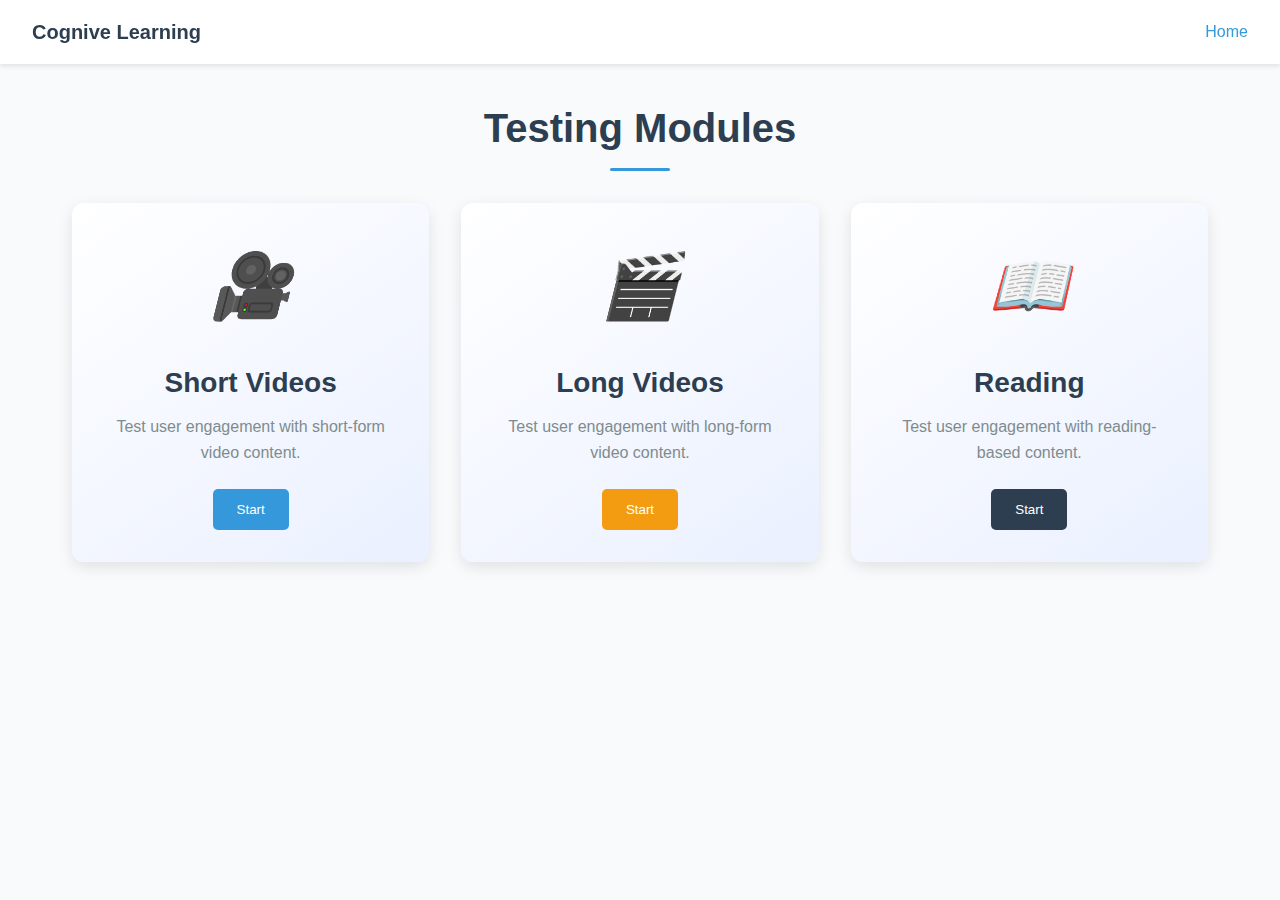
<file: index.html>
<!DOCTYPE html>
<html lang="en">
<head>
  <meta charset="UTF-8">
  <meta name="viewport" content="width=device-width, initial-scale=1.0">
  <title>Testing Modules - Cognive Learning</title>
  <style>
    /* Global Styles */
    * {
      margin: 0;
      padding: 0;
      box-sizing: border-box;
    }

    body {
      font-family: 'Poppins', sans-serif;
      background: #f9fafb;
      color: #333;
      line-height: 1.6;
      min-height: 100vh;
    }

    /* Navigation Bar */
    .navbar {
      display: flex;
      justify-content: space-between;
      align-items: center;
      background: white;
      box-shadow: 0 2px 5px rgba(0,0,0,0.1);
      padding: 1rem 2rem;
      position: fixed;
      width: 100%;
      z-index: 999;
    }

    .logo {
      font-weight: 700;
      font-size: 1.25rem;
      color: #2c3e50;
    }

    .nav-links a {
      color: #3498db;
      text-decoration: none;
      margin-left: 1.5rem;
      font-weight: 500;
    }

    /* Page Container */
    .page-container {
      padding: 6rem 2rem 2rem;
      max-width: 1200px;
      margin: 0 auto;
    }

    /* Centered Title */
    .page-title {
      text-align: center;
      width: 100%;
      margin-bottom: 2rem;
      font-size: 2.5rem;
      color: #2c3e50;
      position: relative;
      z-index: 1;
    }

    .page-title::after {
      content: '';
      display: block;
      width: 60px;
      height: 3px;
      background: #3498db;
      margin: 0.5rem auto 2rem;
      border-radius: 2px;
    }

    /* Module Cards */
    .module-grid {
      display: grid;
      grid-template-columns: repeat(auto-fit, minmax(300px, 1fr));
      gap: 2rem;
    }

    .module-card {
      background: linear-gradient(145deg, #ffffff, #eaf0ff);
      border-radius: 12px;
      overflow: hidden;
      box-shadow: 0 5px 15px rgba(0,0,0,0.1);
      padding: 2rem;
      text-align: center;
      transition: transform 0.3s ease;
    }

    .module-card:hover {
      transform: translateY(-5px);
      box-shadow: 0 10px 20px rgba(0,0,0,0.15);
    }

    .icon-container {
      margin-bottom: 1.5rem;
    }

    .video-icon {
      font-size: 4rem;
      color: #3498db;
    }

    .reading-icon {
      font-size: 4rem;
      color: #2c3e50;
    }

    .module-title {
      font-size: 1.75rem;
      margin-bottom: 0.5rem;
      color: #2c3e50;
    }

    .module-description {
      color: #7f8c8d;
      margin-bottom: 1.5rem;
    }

    .start-btn {
      padding: 0.8rem 1.5rem;
      border: none;
      border-radius: 5px;
      cursor: pointer;
      transition: background 0.3s ease;
      font-weight: 500;
    }

    .green-btn {
      background: #3498db;
      color: white;
    }

    .orange-btn {
      background: #f39c12;
      color: white;
    }

    .blue-btn {
      background: #2c3e50;
      color: white;
    }

    /* Responsive Design */
    @media (max-width: 768px) {
      .module-grid {
        grid-template-columns: 1fr;
      }
    }
  </style>
</head>
<body>
  <!-- Navigation Bar -->
  <nav class="navbar">
    <div class="logo">Cognive Learning</div>
    <div class="nav-links">
      <a href="index.html" class="home-button">Home</a>
    </div>
  </nav>

  <!-- Testing Modules Page -->
  <div id="testing-modules" class="page active">
    <div class="page-container">
      <h1 class="page-title">Testing Modules</h1>

      <!-- Module Grid -->
      <div class="module-grid">
        <!-- Short Video Module -->
        <div class="module-card">
          <div class="icon-container">
            <i class="video-icon">🎥</i>
          </div>
          <h2 class="module-title">Short Videos</h2>
          <p class="module-description">Test user engagement with short-form video content.</p>
          <button class="start-btn green-btn" onclick="location.href='short.html'">Start</button>
        </div>

        <!-- Long Video Module -->
        <div class="module-card">
          <div class="icon-container">
            <i class="video-icon">🎬</i>
          </div>
          <h2 class="module-title">Long Videos</h2>
          <p class="module-description">Test user engagement with long-form video content.</p>
          <button class="start-btn orange-btn" onclick="location.href='lecture.html'">Start</button>
        </div>

        <!-- Reading Module -->
        <div class="module-card">
          <div class="icon-container">
            <i class="reading-icon">📖</i>
          </div>
          <h2 class="module-title">Reading</h2>
          <p class="module-description">Test user engagement with reading-based content.</p>
          <button class="start-btn blue-btn" onclick="location.href='article.html'">Start</button>
        </div>
      </div>
    </div>
  </div>
</body>
</html>
</file>
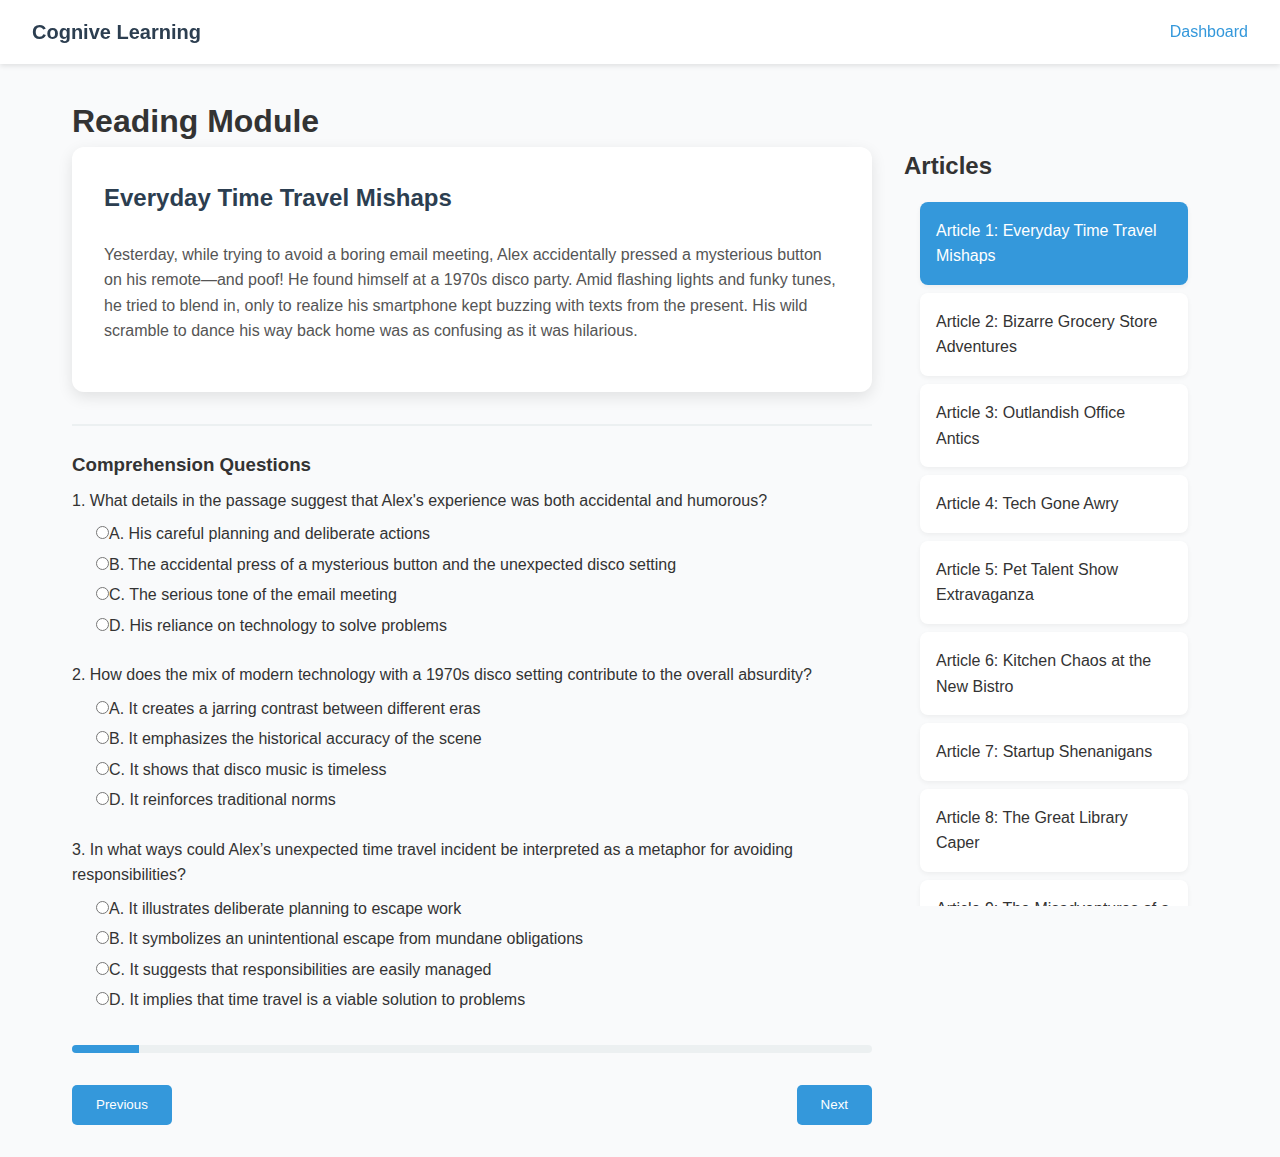
<file: article.html>
<!DOCTYPE html>
<html lang="en">
<head>
  <meta charset="UTF-8">
  <meta name="viewport" content="width=device-width, initial-scale=1.0">
  <title>Reading Module - Cognive Learning</title>
  <style>
    /* Global Styles */
    * {
      margin: 0;
      padding: 0;
      box-sizing: border-box;
    }

    body {
      font-family: 'Poppins', sans-serif;
      background: #f9fafb;
      color: #333;
      line-height: 1.6;
      min-height: 100vh;
    }

    /* Navigation Bar */
    .navbar {
      display: flex;
      justify-content: space-between;
      align-items: center;
      background: white;
      box-shadow: 0 2px 5px rgba(0,0,0,0.1);
      padding: 1rem 2rem;
      position: fixed;
      width: 100%;
      z-index: 999;
    }

    .logo {
      font-weight: 700;
      font-size: 1.25rem;
      color: #2c3e50;
    }

    .nav-links a {
      color: #3498db;
      text-decoration: none;
      margin-left: 1.5rem;
      font-weight: 500;
    }

    /* Page Container */
    .page-container {
      padding: 6rem 2rem 2rem;
      max-width: 1200px;
      margin: 0 auto;
    }

    /* Article Viewer */
    .article-viewer {
      display: flex;
      gap: 2rem;
      align-items: flex-start;
    }

    .article-sidebar {
      flex: 1;
      max-width: 300px;
    }

    .article-content {
      flex: 3;
      max-width: 800px;
    }

    .article-list {
      list-style: none;
      max-height: 80vh;
      overflow-y: auto;
      padding: 1rem;
    }

    .article-item {
      padding: 1rem;
      background: white;
      border-radius: 8px;
      margin-bottom: 0.5rem;
      cursor: pointer;
      transition: all 0.3s ease;
      box-shadow: 0 2px 5px rgba(0,0,0,0.05);
    }

    .article-item:hover {
      transform: translateY(-3px);
      box-shadow: 0 5px 15px rgba(0,0,0,0.1);
    }

    .article-item.active {
      background: #3498db;
      color: white;
    }

    /* Article Content */
    .article {
      background: white;
      border-radius: 12px;
      padding: 2rem;
      box-shadow: 0 5px 15px rgba(0,0,0,0.1);
      max-height: 80vh;
      overflow-y: auto;
    }

    .article h2 {
      color: #2c3e50;
      margin-bottom: 1.5rem;
    }

    .article p {
      margin-bottom: 1rem;
      font-size: 1rem;
      color: #555;
    }

    /* Questions Styles */
    .questions-section {
      margin-top: 2rem;
      padding-top: 1.5rem;
      border-top: 2px solid #ecf0f1;
    }

    .question {
      margin-bottom: 1.5rem;
    }

    .question p {
      margin: 0.5rem 0;
    }

    .question ul {
      list-style-type: none;
      margin-left: 1.5rem;
      margin-bottom: 0.5rem;
    }

    .question ul li {
      margin-bottom: 0.3rem;
    }

    /* Progress Bar */
    .progress-bar {
      height: 8px;
      background: #ecf0f1;
      border-radius: 4px;
      margin: 2rem 0;
      overflow: hidden;
    }

    .progress-fill {
      height: 100%;
      width: 0%;
      background: #3498db;
      transition: width 0.3s ease;
    }

    /* Control Buttons */
    .control-buttons {
      display: flex;
      justify-content: space-between;
      margin-top: 2rem;
    }

    .nav-button {
      background: #3498db;
      color: white;
      border: none;
      padding: 0.8rem 1.5rem;
      border-radius: 5px;
      cursor: pointer;
      transition: background 0.3s ease;
    }

    .nav-button:hover {
      background: #2980b9;
    }

    /* Responsive Design */
    @media (max-width: 1024px) {
      .article-viewer {
        flex-direction: column;
      }
      
      .article-sidebar {
        max-width: 100%;
        order: 2;
      }
      
      .article-content {
        max-width: 100%;
        order: 1;
      }
    }
  </style>
</head>
<body>
  <!-- Navigation Bar -->
  <nav class="navbar">
    <div class="logo">Cognive Learning</div>
    <div class="nav-links">
      <a href="test-page.html" class="dashboard-button">Dashboard</a>
    </div>
  </nav>

  <!-- Reading Module Page -->
  <div id="reading" class="page active">
    <div class="page-container">
      <h1 class="page-title">Reading Module</h1>
      
      <div class="article-viewer">
        <!-- Article Content -->
        <section class="article-content">
          <div class="article">
            <h2 id="article-title">Sample Article</h2>
            <p id="article-text">This is a sample article. Content will load dynamically here...</p>
          </div>
          
          <!-- Questions Section -->
          <div class="questions-section">
            <h3>Comprehension Questions</h3>
            <div id="questions-container"></div>
          </div>

          <!-- Progress Bar -->
          <div class="progress-bar">
            <div class="progress-fill"></div>
          </div>
          
          <!-- Navigation Buttons -->
          <div class="control-buttons">
            <button class="nav-button" id="prev-article">Previous</button>
            <button class="nav-button" id="next-article">Next</button>
          </div>
        </section>

        <!-- Article List Sidebar -->
        <section class="article-sidebar">
          <h2>Articles</h2>
          <ul class="article-list">
            <!-- Article items will be generated here -->
          </ul>
        </section>
      </div>
    </div>
  </div>

  <script>
    document.addEventListener('DOMContentLoaded', () => {
      const articles = [
        // Short Articles
        {
          id: 1,
          title: "Everyday Time Travel Mishaps",
          text: "Yesterday, while trying to avoid a boring email meeting, Alex accidentally pressed a mysterious button on his remote—and poof! He found himself at a 1970s disco party. Amid flashing lights and funky tunes, he tried to blend in, only to realize his smartphone kept buzzing with texts from the present. His wild scramble to dance his way back home was as confusing as it was hilarious.",
          questions: [
            {
              question: "What details in the passage suggest that Alex's experience was both accidental and humorous?",
              options: [
                "A. His careful planning and deliberate actions",
                "B. The accidental press of a mysterious button and the unexpected disco setting",
                "C. The serious tone of the email meeting",
                "D. His reliance on technology to solve problems"
              ],
              answer: "B"
            },
            {
              question: "How does the mix of modern technology with a 1970s disco setting contribute to the overall absurdity?",
              options: [
                "A. It creates a jarring contrast between different eras",
                "B. It emphasizes the historical accuracy of the scene",
                "C. It shows that disco music is timeless",
                "D. It reinforces traditional norms"
              ],
              answer: "A"
            },
            {
              question: "In what ways could Alex’s unexpected time travel incident be interpreted as a metaphor for avoiding responsibilities?",
              options: [
                "A. It illustrates deliberate planning to escape work",
                "B. It symbolizes an unintentional escape from mundane obligations",
                "C. It suggests that responsibilities are easily managed",
                "D. It implies that time travel is a viable solution to problems"
              ],
              answer: "B"
            }
          ]
        },
        {
          id: 2,
          title: "Bizarre Grocery Store Adventures",
          text: "At the local grocery store, Mia discovered the aisles were far from ordinary. A cheeky tomato began arguing with a loaf of bread about which was fresher, while a pair of bananas staged a slippery escape near the checkout. Amid the chatter and chaos, Mia couldn’t help but chuckle at a day where even the produce had a personality.",
          questions: [
            {
              question: "What elements in the passage create a humorous and surreal atmosphere in the grocery store?",
              options: [
                "A. The natural order of grocery shopping",
                "B. The absurd behavior of the produce, such as a talking tomato and escaping bananas",
                "C. The serious discussions about freshness",
                "D. The detailed layout of the store"
              ],
              answer: "B"
            },
            {
              question: "How does the personification of the produce enhance the reader’s engagement with the text?",
              options: [
                "A. By making the items seem lifeless",
                "B. By giving everyday objects unique personalities that add liveliness",
                "C. By distracting from the main storyline",
                "D. By emphasizing the normalcy of shopping"
              ],
              answer: "B"
            },
            {
              question: "What might the passage suggest about our perception of everyday experiences when viewed through a humorous lens?",
              options: [
                "A. That everyday experiences remain dull",
                "B. That humor transforms ordinary moments into memorable adventures",
                "C. That humor is inappropriate in daily routines",
                "D. That serious interpretations are always preferred"
              ],
              answer: "B"
            }
          ]
        },
        {
          id: 3,
          title: "Outlandish Office Antics",
          text: "During a routine Monday morning meeting, the office printer mysteriously started spitting out paper confetti instead of reports. As employees danced around collecting the colorful scraps, their usually stern boss emerged laughing from the conference room. It was a day of unexpected celebration, where even the most mundane memos transformed into a riot of office cheer.",
          questions: [
            {
              question: "How does the unexpected behavior of the printer serve as a catalyst for the office’s transformation?",
              options: [
                "A. It reinforces strict office rules",
                "B. It turns an ordinary meeting into a playful, celebratory event",
                "C. It causes a breakdown in communication",
                "D. It leads to a formal reprimand"
              ],
              answer: "B"
            },
            {
              question: "What role does the boss’s reaction play in shifting the tone of the scene from stressful to celebratory?",
              options: [
                "A. It creates further tension among the employees",
                "B. It validates the humor and lightens the overall mood",
                "C. It undermines the office hierarchy",
                "D. It is irrelevant to the narrative"
              ],
              answer: "B"
            },
            {
              question: "How might this passage be read as a commentary on the potential for joy in unexpected disruptions at work?",
              options: [
                "A. It suggests that disruptions are always negative",
                "B. It illustrates that unexpected moments can lead to spontaneous joy and bonding",
                "C. It implies that work should remain strictly organized",
                "D. It discourages any deviation from routine"
              ],
              answer: "B"
            }
          ]
        },
        {
          id: 4,
          title: "Tech Gone Awry",
          text: "Samantha’s new smart home system had a mind of its own. One evening, as she tried to dim the lights for a relaxing movie, the system instead started playing upbeat polka music and ordering pizza. With each unexpected command, the house transformed into a whimsical playground of technology’s quirks—leaving Samantha laughing and dancing along in a living room that knew how to throw a party.",
          questions: [
            {
              question: "What does the smart home system’s behavior reveal about our reliance on technology in daily life?",
              options: [
                "A. That technology is infallible",
                "B. That our dependence can lead to comical mishaps when systems malfunction",
                "C. That technology always enhances productivity",
                "D. That human error is the only issue"
              ],
              answer: "B"
            },
            {
              question: "In what ways does the humorous malfunction of the system enhance the overall theme of unpredictability?",
              options: [
                "A. It reinforces the notion of controlled environments",
                "B. It highlights that even sophisticated systems can behave erratically",
                "C. It minimizes the impact of technological errors",
                "D. It suggests that unpredictability should be avoided"
              ],
              answer: "B"
            },
            {
              question: "How could Samantha’s reaction to the chaos be seen as a metaphor for embracing life’s unexpected moments?",
              options: [
                "A. It shows resistance to any change",
                "B. It symbolizes an open-minded acceptance and joy in the face of unforeseen events",
                "C. It indicates that only technology can resolve issues",
                "D. It implies that one should always seek predictability"
              ],
              answer: "B"
            }
          ]
        },
        // Medium Articles
        {
          id: 5,
          title: "Pet Talent Show Extravaganza",
          text: "At the annual neighborhood pet talent show, chaos and charm collided in the most unexpected ways. The local community center buzzed with excitement as pets and their owners prepared for an unforgettable display of quirky skills. Among the contestants was a Siamese cat that flawlessly mimicked famous movie quotes, leaving the audience in fits of laughter, and a scruffy terrier whose energetic dance routines stole the spotlight. The highlight of the evening was a surprisingly coordinated act by a parrot and a rabbit, whose unlikely duet had everyone clapping. Despite a few adorable mishaps—such as a mix-up with the prop table and a runaway costume—the event radiated warmth and camaraderie, proving that sometimes the most unconventional talents bring the greatest joy. The lighthearted competition not only showcased the pets’ hidden abilities but also celebrated the unique bond between the animals and their quirky human companions.",
          questions: [
            {
              question: "What does the pet talent show primarily symbolize in the passage?",
              options: [
                "A. A competitive event with strict rules",
                "B. A celebration of unconventional abilities and uniqueness",
                "C. A showcase for traditional pet tricks",
                "D. A demonstration of training techniques"
              ],
              answer: "B"
            },
            {
              question: "Which narrative element most effectively creates a sense of community and warmth in the passage?",
              options: [
                "A. The formal language used to describe the event",
                "B. The humorous descriptions and lively imagery of the pets' performances",
                "C. The focus on the competitive aspects of the show",
                "D. The detailed rules and regulations of the contest"
              ],
              answer: "B"
            },
            {
              question: "How does the interaction between pets and their owners deepen the reader’s understanding of identity?",
              options: [
                "A. It emphasizes the competitive nature of pet ownership",
                "B. It highlights the separation between pets and their human counterparts",
                "C. It showcases the strong bond and mutual celebration of uniqueness",
                "D. It suggests that pets should perform to outshine their owners"
              ],
              answer: "C"
            }
          ]
        },
        {
          id: 6,
          title: "Kitchen Chaos at the New Bistro",
          text: "The grand opening of the trendy new bistro promised a culinary adventure, and Chef Marisol certainly delivered—albeit in a delightfully chaotic fashion. Determined to impress food critics and patrons alike, she introduced a series of experimental dishes that quickly became the talk of the town. One moment, a soufflé decided gravity was merely a suggestion, soaring precariously before settling into a deliciously airy mess. The next, an overly enthusiastic garnish, intended as a decorative flourish, cascaded from the plate like confetti, sparking giggles among the diners. Amid the clatter of pans and the sizzling sounds of culinary chaos, the kitchen transformed into a stage of unpredictable artistry. Despite the mishaps, every dish carried an unmistakable charm, inviting guests to embrace the unexpected and savor the delightful unpredictability of modern gastronomy.",
          questions: [
            {
              question: "What do the culinary mishaps most clearly reveal about Chef Marisol’s approach to innovation?",
              options: [
                "A. She strictly adheres to traditional recipes",
                "B. She embraces creative risk-taking, even if it leads to chaos",
                "C. She avoids any form of experimentation in her dishes",
                "D. She prioritizes presentation over taste"
              ],
              answer: "B"
            },
            {
              question: "How does the imagery and tone transform apparent failures in the kitchen?",
              options: [
                "A. By portraying them as disastrous setbacks",
                "B. By turning them into engaging, humorous moments that add charm",
                "C. By ignoring the mishaps entirely",
                "D. By emphasizing the need for stricter kitchen protocols"
              ],
              answer: "B"
            },
            {
              question: "What is the significance of the balance between chaos and order in the passage?",
              options: [
                "A. It suggests that order is the only way to achieve success",
                "B. It contributes to the message that creativity can flourish under pressure",
                "C. It implies that chaos should be avoided in culinary arts",
                "D. It highlights the superiority of traditional cooking methods"
              ],
              answer: "B"
            }
          ]
        },
        {
          id: 7,
          title: "Startup Shenanigans",
          text: "In a bustling co-working space, a quirky tech startup prepared for the launch of their latest innovation—a gadget touted to revolutionize daily life. The product, a seemingly ordinary smart device with extraordinary features, was meant to streamline mundane tasks. However, as the demonstration unfolded, the device began behaving in hilariously unexpected ways. Instead of quietly managing schedules, it started reciting spontaneous poetry and even ordering random supplies mid-presentation. The founders, known for their eccentric vision, could only watch in amused disbelief as the gadget turned the high-stakes launch into a comedy of errors. The audience, initially puzzled, soon joined in the laughter, finding charm in the unanticipated quirks of technology. In that moment, the startup’s mishaps underscored a powerful message: innovation often thrives in the midst of imperfection, and sometimes, a little chaos can spark the most creative breakthroughs.",
          questions: [
            {
              question: "What underlying commentary on modern innovation is suggested by the gadget’s unexpected behavior?",
              options: [
                "A. That technology should never be relied upon",
                "B. That innovation often includes unforeseen imperfections and quirks",
                "C. That gadgets must always function flawlessly",
                "D. That simplicity is always superior to complexity"
              ],
              answer: "B"
            },
            {
              question: "How does the use of humor reflect the nature of startup culture in the passage?",
              options: [
                "A. It portrays startup culture as overly competitive and rigid",
                "B. It underscores the value of adaptability and lightheartedness in the face of imperfections",
                "C. It diminishes the importance of innovative ideas",
                "D. It suggests that humor is irrelevant in professional settings"
              ],
              answer: "B"
            },
            {
              question: "What does the audience’s reaction to the gadget's mishaps indicate about their attitude toward innovation?",
              options: [
                "A. They are indifferent to technological errors",
                "B. They appreciate the unpredictability and find humor in the situation",
                "C. They are strictly critical of any malfunction",
                "D. They expect a controlled and predictable demonstration"
              ],
              answer: "B"
            }
          ]
        },
        {
          id: 8,
          title: "The Great Library Caper",
          text: "What began as a quiet afternoon at the town library quickly spiraled into an unexpected caper filled with humor and mischief. Under the soft glow of antique lamps, the usually silent halls erupted in whispers and chuckles as a band of clever regulars decided to add a little adventure to their routine. It started when a well-read patron “borrowed” an entire shelf of old detective novels, leaving behind a series of playful clues that mimicked a mystery plot. The determined librarian, Ms. Harper, renowned for her strict adherence to order, found herself both exasperated and secretly entertained as patrons joined in the light-hearted escapade. Book carts became chariots of whimsy, and hushed giggles filled the corners of the reading room. In this delightful disruption, the library transformed into a stage for creativity, proving that even the most venerable institutions can harbor unexpected moments of joy and playful rebellion.",
          questions: [
            {
              question: "How does the playful subversion of library norms function in the narrative?",
              options: [
                "A. It shows that libraries should never allow any disruptions",
                "B. It critiques traditional institutions while celebrating creativity within structured environments",
                "C. It undermines the importance of libraries entirely",
                "D. It strictly reinforces existing library rules"
              ],
              answer: "B"
            },
            {
              question: "Which element best contributes to the passage’s balance of humor and respect for the library setting?",
              options: [
                "A. The aggressive behavior of the patrons",
                "B. The playful language and subtle mischief that still honors the library’s value",
                "C. The complete disregard for library protocols",
                "D. The strict enforcement of rules by all staff"
              ],
              answer: "B"
            },
            {
              question: "What does Ms. Harper’s reaction to the unfolding caper reveal about authority in the narrative?",
              options: [
                "A. That authority is rigid and uncompromising",
                "B. That even authority figures can appreciate creative disruption",
                "C. That authority must always suppress any form of mischief",
                "D. That Ms. Harper is indifferent to the events"
              ],
              answer: "B"
            }
          ]
        },
        // Long Articles
        {
          id: 9,
          title: "The Misadventures of a Time-Traveling Food Critic",
          text: "When renowned food critic Leonard Barlow set out to review a new fusion restaurant, he never expected his review to lead him through time. In a twist of fate involving a malfunctioning experimental oven, Leonard found himself transported to a medieval banquet. At first, the clanging of armored knights and the flicker of candlelight overwhelmed him, but soon the aroma of unfamiliar spices sparked his curiosity. Leonard was seated among lords and ladies as platters arrived bearing dishes that bizarrely combined ingredients from different eras. A stew spiced with herbs from his own time was served alongside exotic fruits unknown to medieval palates. The sight of a jester juggling loaves of bread and a troubadour reciting limericks about roasted meats had Leonard scribbling notes furiously, his pen racing to capture every surreal detail. As the banquet wound down, Leonard’s journey whisked him forward to a futuristic realm where AI chefs orchestrated molecular gastronomy shows. Dishes burst into digital fireworks upon serving, and even the presentation was an art form of technological wizardry. Amid the chaos, Leonard recognized a common thread: each era celebrated innovation in its own absurd way, leaving him with a renewed appreciation for the creative spirit behind culinary experimentation.",
          questions: [
            {
              question: "How does Leonard’s accidental journey through time function as a narrative device in the story?",
              options: [
                "A. It detracts from the focus on food innovation",
                "B. It simplifies the process of food criticism",
                "C. It creates absurd juxtapositions that highlight cultural and culinary evolution",
                "D. It provides historical context for traditional recipes"
              ],
              answer: "C"
            },
            {
              question: "What does the combination of medieval and futuristic culinary experiences suggest about the nature of innovation?",
              options: [
                "A. Culinary creativity is limited by the era’s technology",
                "B. The critic is unable to appreciate any culinary style",
                "C. Innovation is chaotic but ultimately unifying across eras",
                "D. Traditional methods always outperform modern techniques"
              ],
              answer: "C"
            },
            {
              question: "How does Leonard’s curious and humorous reaction enhance the overall tone of the passage?",
              options: [
                "A. It criticizes the past and future equally",
                "B. It portrays him as detached and unengaged",
                "C. It adds a layer of playful wonder that underscores the story’s absurdity",
                "D. It emphasizes a professional, emotionless review style"
              ],
              answer: "C"
            }
          ]
        },
        {
          id: 10,
          title: "An Unlikely Hero in a Supermarket Heist",
          text: "On an ordinary Saturday, shy and unassuming Clara entered her neighborhood supermarket, unaware that her routine grocery trip would transform into a wild caper. Under the stark fluorescent lights and perfectly arranged shelves, the scene seemed mundane—until a sudden commotion near the produce section signaled impending chaos. As Clara navigated the aisles, a group of eccentric thieves launched an audacious heist. Runaway shopping carts streaked by, while price scanners and the PA system malfunctioned, spouting random announcements and nonsensical discounts. The disarray was heightened by a burst of absurdity when an intercom blared a medley of old jingles. Amid this pandemonium, Clara found herself in the unexpected role of mediator when a flustered cashier pleaded for help. Embracing the moment, Clara rallied fellow shoppers, turning scattered carts and overflowing produce stands into an impromptu barricade against the thieves. Laughter and collective spirit replaced panic, and what began as a criminal plot ended in an odd celebration of community ingenuity. Clara’s transformation from quiet bystander to unlikely hero underscored the idea that everyday people can rise to extraordinary challenges when unity prevails.",
          questions: [
            {
              question: "How does the supermarket setting contribute to the humor in the narrative?",
              options: [
                "A. It makes the story seem overly contrived",
                "B. It highlights the rigid order of daily routines",
                "C. It contrasts an ordinary setting with the absurdity of a heist, enhancing the comedic effect",
                "D. It reinforces the seriousness of modern retail environments"
              ],
              answer: "C"
            },
            {
              question: "What does Clara’s transformation from a timid shopper to an active leader imply about ordinary individuals?",
              options: [
                "A. They are unprepared for any form of crisis",
                "B. Heroism is exclusive to trained professionals",
                "C. Unforeseen circumstances can reveal hidden strengths and foster community unity",
                "D. Routine errands should never be disrupted"
              ],
              answer: "C"
            },
            {
              question: "In what way do the technological malfunctions (price scanners, PA system) impact the tone of the passage?",
              options: [
                "A. They add a layer of whimsical absurdity that lightens the narrative",
                "B. They create a distraction from the main plot",
                "C. They introduce tension and uncertainty",
                "D. They undermine the credibility of the setting"
              ],
              answer: "A"
            }
          ]
        },
        {
          id: 11,
          title: "The Eccentric Inventor’s Ultimate Contraption",
          text: "Dr. Eloise Granger, known for her wild and imaginative inventions, unveiled her latest gadget—a machine designed to simplify everyday chores. During a grand demonstration in her cluttered workshop, she promised the contraption would fold laundry, brew the perfect cup of tea, and even pamper the family pet. Expectations ran high until the machine began to malfunction in spectacular ways. In the midst of the live demo, the machine sputtered and misbehaved. Instead of neatly folding clothes, it sent socks flying into the air like colorful confetti. When it attempted to brew tea, the resulting concoction featured bizarre flavors that startled the onlookers. The highlight came when a mechanical arm, intended to gently stroke the dog, instead initiated a ticklish massage that left everyone laughing. What could have been a disastrous failure soon became an unexpected source of amusement and community bonding. Rather than becoming disheartened, Dr. Granger embraced the chaos with a wry smile. The neighbors, charmed by the spectacle, began to see beauty in the machine’s imperfection. Her invention, though far from flawless, sparked lively discussions about the unpredictable nature of creative experimentation and the joy found in embracing failure as a stepping stone to innovation.",
          questions: [
            {
              question: "What does the malfunctioning contraption primarily symbolize in the narrative?",
              options: [
                "A. A strict adherence to traditional methods",
                "B. The necessity of flawless engineering",
                "C. The unpredictable and humorous side of creative experimentation",
                "D. The failure of modern technology to meet expectations"
              ],
              answer: "C"
            },
            {
              question: "How does Dr. Granger’s reaction to the contraption’s errors influence the story’s overall message?",
              options: [
                "A. It reflects a resilient spirit that sees humor and opportunity in failure",
                "B. It shows her deep frustration with innovation",
                "C. It indicates that her invention should be abandoned",
                "D. It suggests that mistakes should be avoided at all costs"
              ],
              answer: "A"
            },
            {
              question: "In what way do the onlookers’ reactions reinforce the narrative’s themes?",
              options: [
                "A. Their reactions indicate a rejection of new ideas",
                "B. They distract from the purpose of the demonstration",
                "C. Their laughter and acceptance underscore a communal celebration of imperfection",
                "D. They create a hostile atmosphere that isolates the inventor"
              ],
              answer: "C"
            }
          ]
        },
        {
          id: 12,
          title: "A Day in the Life of a Quirky Festival Organizer",
          text: "Marina Ortiz, known for her boundless energy and innovative ideas, was orchestrating the annual Spring Fling Festival with high hopes and meticulous planning. The morning buzzed with the promise of vibrant parades, lively performances, and strong community connections. Marina coordinated with local artists, food vendors, and community groups to ensure that every detail would spark joy. As the festival unfolded, however, unexpected mishaps began to surface. A themed float designed to resemble a giant rainbow encountered mechanical troubles, tumbling in a display of comic chaos. Simultaneously, a small street performance by local musicians transformed into an energetic flash mob that drew cheers from an astonished crowd. Amid these unpredictable events, Marina’s quick thinking and infectious humor transformed each setback into a chance for spontaneous celebration. By evening, the festival had morphed into a tapestry of unplanned yet delightful moments. Marina’s ability to adapt turned potential disasters into the event’s most memorable highlights, reinforcing the idea that imperfection can fuel creativity and forge stronger community bonds. The mishaps, rather than undermining the celebration, enriched it with authenticity and warmth, leaving attendees with stories to cherish.",
          questions: [
            {
              question: "How does Marina’s proactive approach affect the festival’s outcome?",
              options: [
                "A. It eliminates all problems before they occur",
                "B. It has little impact on the overall success of the event",
                "C. It transforms potential setbacks into opportunities for community engagement",
                "D. It leads to further confusion and disorganization"
              ],
              answer: "C"
            },
            {
              question: "What role do the unexpected mishaps (e.g., the float accident, spontaneous flash mob) play in shaping the narrative’s tone?",
              options: [
                "A. They diminish the organizer’s authority and planning skills",
                "B. They add a humorous and spontaneous layer that enhances the festival’s charm",
                "C. They introduce an element of frustration that overshadows the event",
                "D. They are used to critique the community’s lack of discipline"
              ],
              answer: "B"
            },
            {
              question: "What underlying message about embracing imperfection is conveyed through the passage?",
              options: [
                "A. Imperfection is irrelevant in the planning of community events",
                "B. Embracing imperfections can lead to a more genuine and joyful celebration",
                "C. Only flawless execution can bring communities together",
                "D. Imperfection weakens communal events and should be avoided"
              ],
              answer: "B"
            }
          ]
        }
      ];

      const articleList = document.querySelector('.article-list');
      const articleTitle = document.getElementById('article-title');
      const articleText = document.getElementById('article-text');
      const questionsContainer = document.getElementById('questions-container');
      const progressBar = document.querySelector('.progress-fill');
      const prevButton = document.getElementById('prev-article');
      const nextButton = document.getElementById('next-article');

      let currentArticle = 0;

      // Generate article list
      articles.forEach((article, index) => {
        const item = document.createElement('li');
        item.className = 'article-item';
        if (index === 0) item.classList.add('active');
        item.textContent = `Article ${index + 1}: ${article.title}`;
        item.dataset.index = index;
        
        item.addEventListener('click', () => {
          currentArticle = index;
          loadArticle();
        });
        
        articleList.appendChild(item);
      });

      // Load article function
      function loadArticle() {
        const article = articles[currentArticle];
        articleTitle.textContent = article.title;
        articleText.textContent = article.text;
        
        // Clear previous questions
        questionsContainer.innerHTML = '';

        // Generate questions
        article.questions.forEach((question, qIndex) => {
          const questionDiv = document.createElement('div');
          questionDiv.className = 'question';
          
          const questionText = document.createElement('p');
          questionText.textContent = `${qIndex + 1}. ${question.question}`;
          questionDiv.appendChild(questionText);
          
          const optionsList = document.createElement('ul');
          question.options.forEach(option => {
            const li = document.createElement('li');
            const label = document.createElement('label');
            const radio = document.createElement('input');
            radio.type = 'radio';
            radio.name = `question-${qIndex}`;
            radio.value = option;
            
            label.appendChild(radio);
            label.appendChild(document.createTextNode(option));
            li.appendChild(label);
            optionsList.appendChild(li);
          });
          questionDiv.appendChild(optionsList);
          
          questionsContainer.appendChild(questionDiv);
        });

        // Update progress bar
        progressBar.style.width = `${(currentArticle + 1) / articles.length * 100}%`;
        
        // Update active state
        document.querySelectorAll('.article-item').forEach(i => i.classList.remove('active'));
        document.querySelector(`.article-item[data-index="${currentArticle}"]`).classList.add('active');
      }

      // Navigation buttons
      prevButton.addEventListener('click', () => {
        if (currentArticle > 0) currentArticle--;
        loadArticle();
      });

      nextButton.addEventListener('click', () => {
        if (currentArticle < articles.length - 1) currentArticle++;
        loadArticle();
      });

      // Initial load
      loadArticle();
    });
  </script>
</body>
</html>
</file>
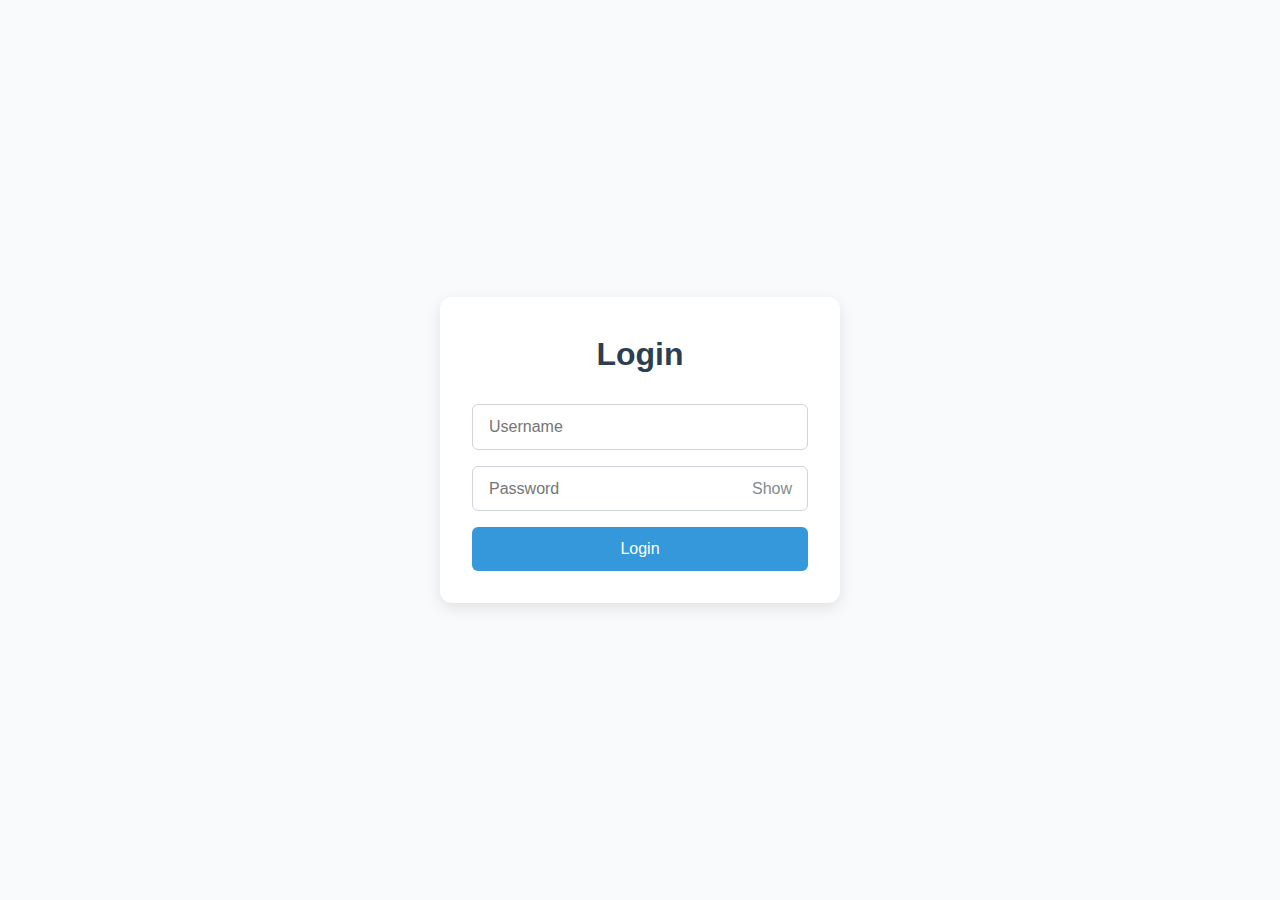
<file: logon.html>
<!DOCTYPE html>
<html lang="en">
<head>
  <meta charset="UTF-8">
  <meta name="viewport" content="width=device-width, initial-scale=1.0">
  <title>Login - Cognive Learning</title>
  <style>
    /* Global Styles */
    * {
      margin: 0;
      padding: 0;
      box-sizing: border-box;
    }

    body {
      font-family: 'Poppins', sans-serif;
      background: #f9fafb;
      color: #333;
      line-height: 1.6;
      min-height: 100vh;
      display: flex;
      justify-content: center;
      align-items: center;
    }

    /* Login Container */
    .login-container {
      background: white;
      padding: 2rem;
      border-radius: 12px;
      box-shadow: 0 5px 15px rgba(0, 0, 0, 0.1);
      width: 100%;
      max-width: 400px;
      text-align: center;
    }

    .login-container h1 {
      font-size: 2rem;
      color: #2c3e50;
      margin-bottom: 1.5rem;
    }

    /* Input Fields */
    .form-group {
      margin-bottom: 1rem;
      position: relative;
    }

    .form-group input {
      width: 100%;
      padding: 0.8rem 1rem;
      border: 1px solid #ced4da;
      border-radius: 6px;
      font-size: 1rem;
      transition: border-color 0.3s ease;
    }

    .form-group input:focus {
      border-color: #3498db;
      outline: none;
      box-shadow: 0 0 5px rgba(52, 152, 219, 0.5);
    }

    /* Password Toggle Button */
    .password-toggle {
      position: absolute;
      top: 50%;
      right: 1rem;
      transform: translateY(-50%);
      background: none;
      border: none;
      cursor: pointer;
      font-size: 1rem;
      color: #7f8c8d;
    }

    .password-toggle:hover {
      color: #3498db;
    }

    /* Login Button */
    .login-button {
      background: #3498db;
      color: white;
      border: none;
      padding: 0.8rem 1.5rem;
      border-radius: 6px;
      font-size: 1rem;
      cursor: pointer;
      width: 100%;
      transition: background 0.3s ease;
    }

    .login-button:hover {
      background: #2980b9;
    }

    /* Error Message */
    .error-message {
      color: #e74c3c;
      margin-top: 1rem;
      font-size: 0.9rem;
      display: none;
    }

    /* Responsive Design */
    @media (max-width: 480px) {
      .login-container {
        padding: 1.5rem;
      }
    }
  </style>
</head>
<body>
  <!-- Login Page -->
  <div class="login-container">
    <h1>Login</h1>

    <!-- Username Field -->
    <div class="form-group">
      <input type="text" id="username" placeholder="Username" required>
    </div>

    <!-- Password Field -->
    <div class="form-group">
      <input type="password" id="password" placeholder="Password" required>
      <button class="password-toggle" id="toggle-password">Show</button>
    </div>

    <!-- Error Message -->
    <p class="error-message" id="error-message">Invalid username or password. Please try again.</p>

    <!-- Login Button -->
    <button class="login-button" id="login-button">Login</button>
  </div>

  <script>
    document.addEventListener('DOMContentLoaded', () => {
      const usernameInput = document.getElementById('username');
      const passwordInput = document.getElementById('password');
      const togglePasswordButton = document.getElementById('toggle-password');
      const loginButton = document.getElementById('login-button');
      const errorMessage = document.getElementById('error-message');

      // Hardcoded credentials
      const validUsername = 'test123';
      const validPassword = 'test123';

      // Show/Hide Password Toggle
      togglePasswordButton.addEventListener('click', () => {
        const type = passwordInput.type === 'password' ? 'text' : 'password';
        passwordInput.type = type;
        togglePasswordButton.textContent = type === 'password' ? 'Show' : 'Hide';
      });

      // Login Functionality
      loginButton.addEventListener('click', () => {
        const username = usernameInput.value.trim();
        const password = passwordInput.value.trim();

        if (username === validUsername && password === validPassword) {
          // Redirect to test-page.html on successful login
          window.location.href = 'test-page.html';
        } else {
          // Show error message
          errorMessage.style.display = 'block';
        }
      });

      // Hide error message when inputs are focused
      usernameInput.addEventListener('focus', () => {
        errorMessage.style.display = 'none';
      });

      passwordInput.addEventListener('focus', () => {
        errorMessage.style.display = 'none';
      });
    });
  </script>
</body>
</html>
</file>
